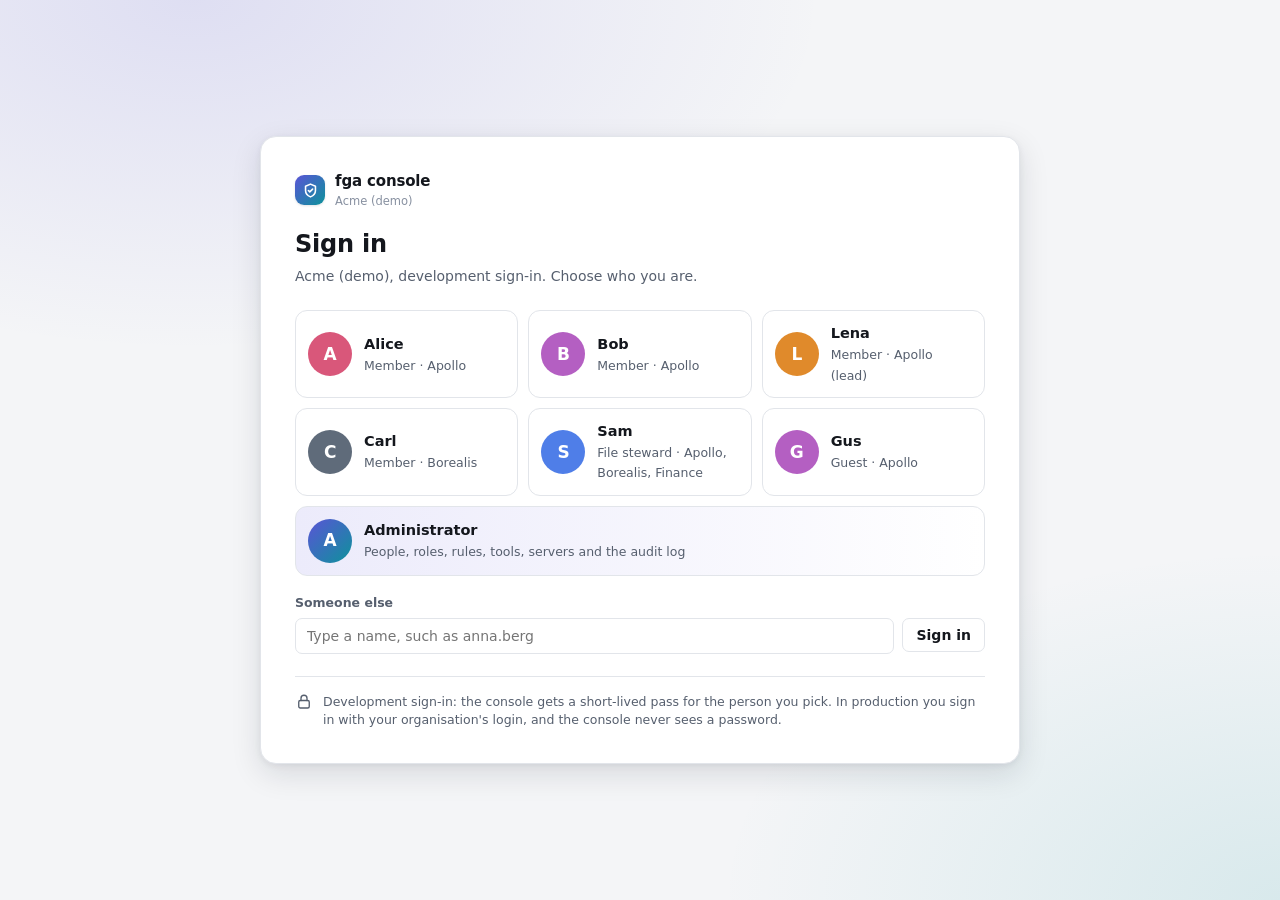
<file: design-mockup/index.html>
<!doctype html>
<html lang="en">
<head>
<meta charset="utf-8">
<meta name="viewport" content="width=device-width, initial-scale=1">
<meta http-equiv="Content-Security-Policy" content="default-src 'none'; script-src 'self'; style-src 'self'; img-src 'self' data:; connect-src 'self'; base-uri 'none'; form-action 'none'">
<meta name="referrer" content="no-referrer">
<title>fga console</title>
<link rel="stylesheet" href="app.css">
<script defer src="words.js"></script>
<script defer src="mock.js"></script>
<script defer src="policy.js"></script>
<script defer src="graph.js"></script>
<script defer src="app.js"></script>
<script defer src="admin.js"></script>
<script defer src="projects.js"></script>
<script defer src="graphview.js"></script>
</head>
<body>
<div id="app"></div>
<div id="toasts" aria-live="polite"></div>
</body>
</html>
</file>
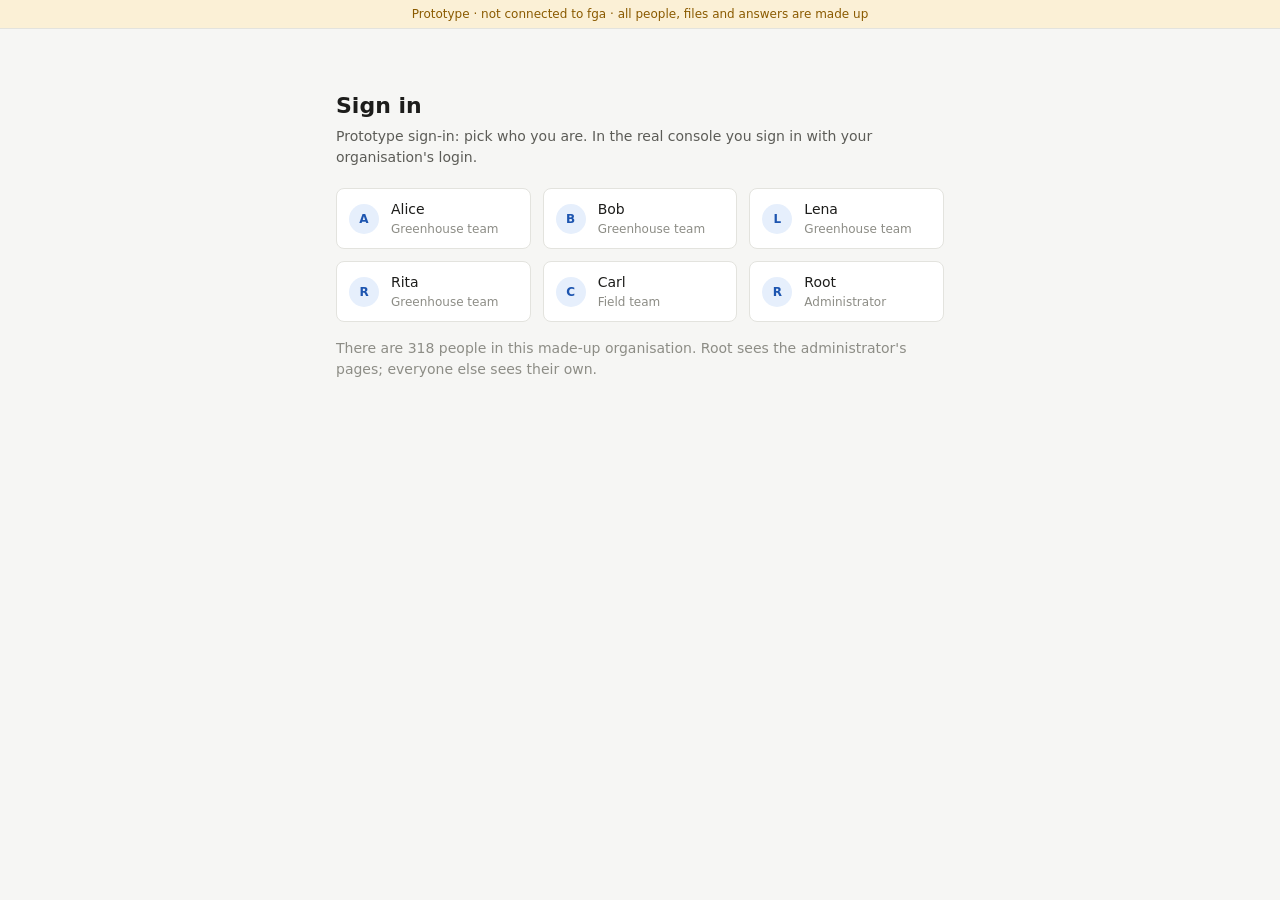
<file: design-mockup/end-user/index.html>
<!doctype html>
<html lang="en">
<head>
<meta charset="utf-8">
<meta name="viewport" content="width=device-width, initial-scale=1">
<meta name="referrer" content="no-referrer">
<title>fga prototype</title>
<link rel="stylesheet" href="style.css">
<script defer src="data.js"></script>
<script defer src="app.js"></script>
<script defer src="pages.js"></script>
</head>
<body>
<div class="proto-banner" role="note">Prototype · not connected to fga · all people, files and answers are made up</div>
<div id="app"></div>
<div id="modal-root"></div>
<div id="toasts" aria-live="polite"></div>
</body>
</html>
</file>
<file: design-mockup/app.css>
/* fga console. One set of tokens, light and dark; node kinds keep their
   colour everywhere (graph, chips, legends). */
:root {
  --bg: #f4f5f7; --surface: #ffffff; --surface-2: #f0f2f5; --surface-3: #e7eaef;
  --border: #e2e5ea; --border-strong: #cdd2da;
  --text: #14171d; --text-2: #565f6e; --text-3: #8790a0;
  --accent: #5a54d6; --accent-strong: #4741c2; --accent-soft: #ecebfb; --on-accent: #ffffff;
  --ok: #16865a; --ok-soft: #e2f4ea; --bad: #cf3b3b; --bad-soft: #fbe8e8; --warn: #a86c00; --warn-soft: #fbf1d9;
  --k-user: #3577d4; --k-agent: #8457e6; --k-role: #d27d0c; --k-allow: #12936c; --k-deny: #d8434a;
  --k-type: #0d929b; --k-perm: #2a8bc9; --k-dlg: #c94690;
  --canvas: #f7f8fa; --grid: #d9dde4;
  --shadow-1: 0 1px 2px rgba(17, 24, 39, .05), 0 1px 3px rgba(17, 24, 39, .07);
  --shadow-2: 0 10px 30px rgba(17, 24, 39, .12), 0 2px 6px rgba(17, 24, 39, .06);
  --radius: 10px; --radius-sm: 7px;
  --font: ui-sans-serif, system-ui, -apple-system, "Segoe UI", Roboto, "Helvetica Neue", Arial, sans-serif;
  --mono: ui-monospace, "SF Mono", SFMono-Regular, Menlo, Consolas, monospace;
  color-scheme: light;
}
@media (prefers-color-scheme: dark) {
  :root:not([data-theme="light"]) {
    --bg: #0d0f13; --surface: #14171c; --surface-2: #1a1e25; --surface-3: #222730;
    --border: #252a33; --border-strong: #333a46;
    --text: #e7eaf0; --text-2: #a1aab8; --text-3: #6d7686;
    --accent: #8e88ff; --accent-strong: #a6a1ff; --accent-soft: #24234a; --on-accent: #0d0f13;
    --ok: #3cc488; --ok-soft: #12291d; --bad: #f26a6a; --bad-soft: #33181a; --warn: #e3a92c; --warn-soft: #2f2610;
    --k-user: #5e9cf2; --k-agent: #a585fb; --k-role: #f0a33c; --k-allow: #35c69a; --k-deny: #f2696f;
    --k-type: #2cc0c9; --k-perm: #4fb0ec; --k-dlg: #ea6fb4;
    --canvas: #101216; --grid: #232833;
    --shadow-1: 0 1px 2px rgba(0, 0, 0, .4); --shadow-2: 0 12px 32px rgba(0, 0, 0, .5);
    color-scheme: dark;
  }
}
:root[data-theme="dark"] {
  --bg: #0d0f13; --surface: #14171c; --surface-2: #1a1e25; --surface-3: #222730;
  --border: #252a33; --border-strong: #333a46;
  --text: #e7eaf0; --text-2: #a1aab8; --text-3: #6d7686;
  --accent: #8e88ff; --accent-strong: #a6a1ff; --accent-soft: #24234a; --on-accent: #0d0f13;
  --ok: #3cc488; --ok-soft: #12291d; --bad: #f26a6a; --bad-soft: #33181a; --warn: #e3a92c; --warn-soft: #2f2610;
  --k-user: #5e9cf2; --k-agent: #a585fb; --k-role: #f0a33c; --k-allow: #35c69a; --k-deny: #f2696f;
  --k-type: #2cc0c9; --k-perm: #4fb0ec; --k-dlg: #ea6fb4;
  --canvas: #101216; --grid: #232833;
  --shadow-1: 0 1px 2px rgba(0, 0, 0, .4); --shadow-2: 0 12px 32px rgba(0, 0, 0, .5);
  color-scheme: dark;
}

* { box-sizing: border-box; }
html, body { margin: 0; height: 100%; }
body { background: var(--bg); color: var(--text); font: 14px/1.45 var(--font); -webkit-font-smoothing: antialiased; }
a { color: var(--accent); }
button, input, select, textarea { font: inherit; color: inherit; }
:focus-visible { outline: 2px solid var(--accent); outline-offset: 2px; }
code, .mono { font-family: var(--mono); font-size: 12.5px; }
.muted { color: var(--text-2); }
.small { font-size: 12.5px; }
.hidden { display: none !important; }

.ic { width: 18px; height: 18px; fill: none; stroke: currentColor; stroke-width: 1.8; stroke-linecap: round; stroke-linejoin: round; flex: none; }
.ic.sm { width: 15px; height: 15px; }

/* Buttons, chips, badges */
.btn { display: inline-flex; align-items: center; gap: 7px; height: 34px; padding: 0 13px; border-radius: var(--radius-sm); text-decoration: none;
  border: 1px solid var(--border); background: var(--surface); font-weight: 550; cursor: pointer; white-space: nowrap;
  transition: background .12s, border-color .12s, color .12s; }
.btn:hover { background: var(--surface-2); border-color: var(--border-strong); }
.btn.primary { background: var(--accent); border-color: var(--accent); color: var(--on-accent); }
.btn.primary:hover { background: var(--accent-strong); border-color: var(--accent-strong); }
.btn.danger { color: var(--bad); }
.btn.danger:hover { background: var(--bad-soft); border-color: var(--bad); }
.btn.ghost { border-color: transparent; background: transparent; }
.btn.ghost:hover { background: var(--surface-2); }
.btn.sm { height: 28px; padding: 0 10px; font-size: 13px; }
.btn.icon { width: 34px; padding: 0; justify-content: center; }
.btn.sm.icon { width: 28px; }
.btn:disabled { opacity: .45; cursor: not-allowed; }
.btn-row { display: flex; gap: 8px; flex-wrap: wrap; align-items: center; }

.chip { display: inline-flex; align-items: center; gap: 4px; height: 22px; padding: 0 8px; border-radius: 99px; font-size: 12px;
  background: var(--surface-2); border: 1px solid var(--border); color: var(--text-2); white-space: nowrap; }
.chip.more { color: var(--text-3); }
.chip.on { background: var(--accent-soft); color: var(--accent); border-color: transparent; }
button.chip { cursor: pointer; }
button.chip:hover { border-color: var(--border-strong); }
.chips { display: flex; flex-wrap: wrap; gap: 5px; }
.chip .x { border: 0; background: none; padding: 0; margin-left: 2px; cursor: pointer; color: var(--text-3); line-height: 1; }

.badge { display: inline-flex; align-items: center; gap: 5px; height: 22px; padding: 0 8px; border-radius: 6px; font-size: 12px; font-weight: 600; white-space: nowrap; }
.badge.allow, .badge.ok { background: var(--ok-soft); color: var(--ok); }
.badge.deny, .badge.bad { background: var(--bad-soft); color: var(--bad); }
.badge.warn { background: var(--warn-soft); color: var(--warn); }
.badge.muted { background: var(--surface-2); color: var(--text-2); }
.badge.accent { background: var(--accent-soft); color: var(--accent); }
.dot { width: 8px; height: 8px; border-radius: 50%; display: inline-block; background: var(--ok); flex: none; }
.dot.bad { background: var(--bad); }

.label-public { --lc: var(--k-type); } .label-internal { --lc: var(--k-user); }
.label-confidential { --lc: var(--k-role); } .label-restricted { --lc: var(--k-deny); }
.label-chip { color: var(--lc); background: color-mix(in srgb, var(--lc) 12%, transparent); border-color: transparent; font-weight: 550; }

.avatar { width: 30px; height: 30px; border-radius: 50%; display: grid; place-items: center; font-weight: 650; font-size: 13px;
  color: #fff; flex: none; text-transform: uppercase; }
.avatar.lg { width: 44px; height: 44px; font-size: 17px; }
.avatar.c0 { background: #4f7ee8; } .avatar.c1 { background: #d9577a; } .avatar.c2 { background: #2a9d83; } .avatar.c3 { background: #e08a2b; }
.avatar.c4 { background: #8a61e6; } .avatar.c5 { background: #3b97b8; } .avatar.c6 { background: #b45fc2; } .avatar.c7 { background: #5f6b7a; }
.avatar.admin { background: linear-gradient(135deg, var(--accent), var(--k-type)); }

/* Forms */
.field { display: flex; flex-direction: column; gap: 6px; margin-bottom: 16px; }
.field > span { font-size: 12.5px; font-weight: 600; color: var(--text-2); }
.field small { color: var(--text-3); font-size: 12px; }
.input, select.input, textarea.input { width: 100%; height: 36px; padding: 0 11px; border-radius: var(--radius-sm); border: 1px solid var(--border);
  background: var(--surface); transition: border-color .12s, box-shadow .12s; }
textarea.input { height: auto; min-height: 84px; padding: 9px 11px; resize: vertical; font-family: var(--mono); font-size: 12.5px; line-height: 1.5; }
.input:focus { outline: none; border-color: var(--accent); box-shadow: 0 0 0 3px var(--accent-soft); }
.input.invalid { border-color: var(--bad); }
.check { display: flex; align-items: center; gap: 8px; padding: 4px 0; cursor: pointer; }
.check input { accent-color: var(--accent); width: 15px; height: 15px; }
.seg { display: inline-flex; padding: 3px; gap: 3px; background: var(--surface-2); border-radius: 9px; border: 1px solid var(--border); }
.seg button { border: 0; background: transparent; padding: 5px 12px; border-radius: 6px; cursor: pointer; font-weight: 550; color: var(--text-2); }
.seg button.on { background: var(--surface); color: var(--text); box-shadow: var(--shadow-1); }
.seg button.on.allow { color: var(--ok); } .seg button.on.deny { color: var(--bad); }
.hint-ok { color: var(--ok); font-size: 12px; } .hint-bad { color: var(--bad); font-size: 12px; }

/* Login */
.login { min-height: 100vh; display: grid; place-items: center; padding: 32px 16px;
  background: radial-gradient(900px 500px at 15% 0%, color-mix(in srgb, var(--accent) 14%, transparent), transparent 70%),
              radial-gradient(800px 500px at 100% 100%, color-mix(in srgb, var(--k-type) 12%, transparent), transparent 70%), var(--bg); }
.login-card { width: min(760px, 100%); background: var(--surface); border: 1px solid var(--border); border-radius: 16px; box-shadow: var(--shadow-2); padding: 34px; }
.login-card h1 { margin: 18px 0 4px; font-size: 24px; letter-spacing: -.01em; }
.login-card .lead { margin: 0 0 24px; color: var(--text-2); }
.tiles { display: grid; grid-template-columns: repeat(auto-fill, minmax(200px, 1fr)); gap: 10px; }
.tile { display: flex; align-items: center; gap: 12px; padding: 12px; border: 1px solid var(--border); border-radius: 12px; background: var(--surface);
  cursor: pointer; text-align: left; transition: border-color .12s, box-shadow .12s, transform .12s; }
.tile:hover { border-color: var(--accent); box-shadow: 0 0 0 3px var(--accent-soft); transform: translateY(-1px); }
.tile b { display: block; font-size: 14.5px; }
.tile .muted { font-size: 12.5px; }
.tile.admin-tile { grid-column: 1 / -1; background: linear-gradient(90deg, var(--accent-soft), transparent); }
.login-foot { margin-top: 22px; padding-top: 16px; border-top: 1px solid var(--border); display: flex; gap: 10px; align-items: flex-start; color: var(--text-2); font-size: 12.5px; }

/* Shell */
.brand { display: flex; align-items: center; gap: 10px; font-weight: 700; font-size: 15px; letter-spacing: -.01em; }
.brand-mark { width: 30px; height: 30px; border-radius: 9px; display: grid; place-items: center; color: #fff;
  background: linear-gradient(135deg, var(--accent), var(--k-type)); box-shadow: var(--shadow-1); }
.brand-mark .ic { width: 17px; height: 17px; stroke-width: 2.2; }
.brand small { display: block; font-weight: 500; font-size: 11.5px; color: var(--text-3); letter-spacing: 0; }
.shell { display: grid; grid-template-columns: 244px minmax(0, 1fr); height: 100vh; }
.sidebar { background: var(--surface); border-right: 1px solid var(--border); display: flex; flex-direction: column; padding: 16px 12px 12px; overflow-y: auto; }
.sidebar .brand { padding: 0 8px 14px; }
.nav-section { font-size: 11px; text-transform: uppercase; letter-spacing: .07em; color: var(--text-3); padding: 16px 10px 6px; font-weight: 600; }
.nav a { display: flex; align-items: center; gap: 10px; padding: 7px 10px; margin: 1px 0; border-radius: 8px; color: var(--text-2); text-decoration: none; font-weight: 520; }
.nav a:hover { background: var(--surface-2); color: var(--text); }
.nav a.active { background: var(--accent-soft); color: var(--accent); }
.nav .count { margin-left: auto; min-width: 20px; text-align: center; background: var(--accent); color: var(--on-accent); font-size: 11px; font-weight: 700; padding: 1px 6px; border-radius: 99px; }
.me { margin-top: auto; border-top: 1px solid var(--border); padding: 12px 6px 0; display: flex; align-items: center; gap: 10px; }
.me b { display: block; font-size: 13.5px; }
.me .muted { font-size: 12px; }
.me .btn { margin-left: auto; }
.shell.compact { grid-template-columns: 62px minmax(0, 1fr); }
.shell.compact .sidebar { padding: 14px 8px 12px; align-items: center; }
.shell.compact .brand { padding: 0 0 8px; }
.shell.compact .brand > span:last-child, .shell.compact .nav-section, .shell.compact .nav .lbl, .shell.compact .nav .count, .shell.compact .me > div { display: none; }
.shell.compact .nav { margin-top: 10px; }
.shell.compact .nav a { justify-content: center; padding: 9px; }
.shell.compact .me { flex-direction: column; padding: 12px 0 0; }
.shell.compact .me .btn { margin: 0; }
.main { display: flex; flex-direction: column; min-width: 0; height: 100vh; }
.topbar { height: 58px; flex: none; display: flex; align-items: center; gap: 12px; padding: 0 24px; border-bottom: 1px solid var(--border); background: var(--surface); }
.topbar h1 { font-size: 16.5px; margin: 0; font-weight: 650; letter-spacing: -.01em; }
.topbar .sub { color: var(--text-3); font-size: 13px; }
.topbar .spacer { flex: 1; }
.pill { display: inline-flex; align-items: center; gap: 6px; height: 26px; padding: 0 10px; border-radius: 99px; font-size: 12px; font-weight: 600;
  background: var(--warn-soft); color: var(--warn); }
.content { flex: 1; overflow: auto; padding: 28px; }
.content.flush { padding: 0; overflow: hidden; display: flex; }
.page { max-width: 1180px; margin: 0 auto; }
.page-head { display: flex; align-items: flex-end; gap: 16px; margin-bottom: 20px; flex-wrap: wrap; }
.page-head h2 { margin: 0; font-size: 22px; letter-spacing: -.015em; }
.page-head p { margin: 4px 0 0; color: var(--text-2); max-width: 680px; }
.page-head .btn-row { margin-left: auto; }

/* Cards and tables */
.card { background: var(--surface); border: 1px solid var(--border); border-radius: 12px; box-shadow: var(--shadow-1); }
.card-head { display: flex; align-items: center; gap: 10px; padding: 14px 18px; border-bottom: 1px solid var(--border); }
.card-head h3 { margin: 0; font-size: 14.5px; font-weight: 650; }
.card-head .btn-row, .card-head .right { margin-left: auto; }
.card-body { padding: 16px 18px; }
.grid { display: grid; gap: 16px; }
.grid.kpis { grid-template-columns: repeat(auto-fit, minmax(170px, 1fr)); }
.grid.two { grid-template-columns: minmax(0, 1.4fr) minmax(0, 1fr); }
.kpi { padding: 16px 18px; }
.kpi .label { color: var(--text-2); font-size: 12.5px; font-weight: 550; display: flex; align-items: center; gap: 7px; }
.kpi .value { font-size: 28px; font-weight: 700; letter-spacing: -.02em; margin-top: 6px; }
.kpi .foot { font-size: 12px; color: var(--text-3); margin-top: 2px; }
.tbl { width: 100%; border-collapse: collapse; }
.tbl th { text-align: left; font-size: 12px; font-weight: 600; color: var(--text-3); padding: 10px 18px; border-bottom: 1px solid var(--border); white-space: nowrap; }
.tbl td { padding: 11px 18px; border-bottom: 1px solid var(--border); vertical-align: middle; }
.tbl tr:last-child td { border-bottom: 0; }
.tbl tbody tr.clickable { cursor: pointer; }
.tbl tbody tr.clickable:hover td { background: var(--surface-2); }
.tbl .num { text-align: right; font-variant-numeric: tabular-nums; }
.tbl .actions { text-align: right; white-space: nowrap; }
.who { display: flex; align-items: center; gap: 10px; }
.who b { font-weight: 600; }
.obj { display: flex; align-items: center; gap: 10px; }
.obj .ic { color: var(--text-3); }
.empty { padding: 40px 18px; text-align: center; color: var(--text-2); }
.empty .ic { width: 28px; height: 28px; color: var(--text-3); margin-bottom: 6px; }
.list-row { display: flex; align-items: center; gap: 12px; padding: 11px 18px; border-bottom: 1px solid var(--border); }
.list-row:last-child { border-bottom: 0; }
.list-row .grow { flex: 1; min-width: 0; }
.service { display: flex; align-items: center; gap: 10px; padding: 10px 18px; border-bottom: 1px solid var(--border); }
.service:last-child { border-bottom: 0; }
.service .mono { color: var(--text-3); margin-left: auto; }

.bucket-tabs { display: grid; grid-template-columns: repeat(auto-fill, minmax(220px, 1fr)); gap: 12px; margin-bottom: 18px; }
.bucket { text-align: left; padding: 14px 16px; border-radius: 12px; border: 1px solid var(--border); background: var(--surface); cursor: pointer; box-shadow: var(--shadow-1); }
.bucket:hover { border-color: var(--border-strong); }
.bucket.on { border-color: var(--accent); box-shadow: 0 0 0 3px var(--accent-soft); }
.bucket b { display: flex; align-items: center; gap: 8px; font-size: 15px; }
.bucket .meta { display: flex; gap: 6px; margin-top: 10px; flex-wrap: wrap; }

.approval { display: flex; gap: 14px; padding: 16px 18px; border-bottom: 1px solid var(--border); align-items: flex-start; }
.approval:last-child { border-bottom: 0; }
.approval .grow { flex: 1; }
.approval p { margin: 2px 0 8px; }
.arrow { color: var(--text-3); }

.rule-row { display: flex; gap: 14px; padding: 12px 18px; border-bottom: 1px solid var(--border); align-items: flex-start; }
.rule-row:last-child { border-bottom: 0; }
.rule-row .badge { min-width: 92px; justify-content: center; margin-top: 1px; }
.rule-row > .ic { color: var(--text-3); margin-top: 3px; }
.rule-row.clickable { cursor: pointer; }
.rule-row.clickable:hover { background: var(--surface-2); }
.type-title { display: flex; align-items: center; gap: 10px; }
.type-dot { width: 10px; height: 10px; border-radius: 3px; background: var(--k-type); }

/* Drawer, toasts */
.scrim { position: fixed; inset: 0; background: rgba(10, 12, 16, .32); z-index: 40; animation: fade .15s ease; }
.drawer { position: fixed; top: 0; right: 0; bottom: 0; width: min(440px, 100%); background: var(--surface); border-left: 1px solid var(--border);
  box-shadow: var(--shadow-2); z-index: 41; display: flex; flex-direction: column; animation: slide .18s ease; }
.drawer-head { display: flex; align-items: center; gap: 10px; padding: 16px 20px; border-bottom: 1px solid var(--border); }
.drawer-head h3 { margin: 0; font-size: 16px; }
.drawer-head .btn { margin-left: auto; }
.drawer-body { flex: 1; overflow-y: auto; padding: 20px; }
.drawer-foot { padding: 14px 20px; border-top: 1px solid var(--border); display: flex; gap: 8px; justify-content: flex-end; }
.preview { background: var(--surface-2); border: 1px solid var(--border); border-radius: 9px; padding: 14px; font-family: var(--mono); font-size: 12.5px; white-space: pre-wrap; }
.decision-line { display: flex; gap: 8px; align-items: center; margin: 12px 0; font-size: 13px; color: var(--text-2); }
#toasts { position: fixed; right: 20px; bottom: 20px; z-index: 60; display: flex; flex-direction: column; gap: 8px; align-items: flex-end; }
.toast { max-width: 440px; background: var(--text); color: var(--bg); padding: 11px 14px; border-radius: 10px; box-shadow: var(--shadow-2);
  display: flex; gap: 10px; align-items: flex-start; font-size: 13.5px; animation: rise .2s ease; }
.toast.bad .ic { color: var(--bad); } .toast.ok .ic { color: var(--ok); }
@keyframes fade { from { opacity: 0; } }
@keyframes slide { from { transform: translateX(24px); opacity: 0; } }
@keyframes rise { from { transform: translateY(8px); opacity: 0; } }

.spaced { margin-top: 16px; }
.spaced-top { margin-top: 18px; }
.drawer-body h4 { margin: 0 0 6px; font-size: 13.5px; }
.drawer-foot .spacer { flex: 1; }

/* Access graph */
.canvas-area { position: relative; min-width: 0; min-height: 0; overflow: hidden; }
.canvas-area .viewport { position: absolute; inset: 0; }
.graph-wrap { display: grid; grid-template-columns: 208px minmax(0, 1fr) 320px; flex: 1; min-height: 0; }
.palette { border-right: 1px solid var(--border); background: var(--surface); padding: 16px 12px; overflow-y: auto; }
.palette h4, .inspector h4 { margin: 0 0 10px; font-size: 11px; text-transform: uppercase; letter-spacing: .07em; color: var(--text-3); font-weight: 650; }
.pal-item { display: flex; align-items: center; gap: 10px; width: 100%; padding: 9px 10px; margin-bottom: 6px; border-radius: 9px; border: 1px solid var(--border);
  background: var(--surface); cursor: grab; text-align: left; transition: border-color .12s, box-shadow .12s; }
.pal-item:hover { border-color: var(--kc); box-shadow: 0 0 0 3px color-mix(in srgb, var(--kc) 16%, transparent); }
.pal-item .sw { width: 10px; height: 10px; border-radius: 3px; background: var(--kc); flex: none; }
.pal-item small { display: block; color: var(--text-3); font-size: 11.5px; }
.legend { margin-top: 18px; padding-top: 14px; border-top: 1px solid var(--border); font-size: 12px; color: var(--text-2); }
.legend p { margin: 0 0 8px; }
.k-user { --kc: var(--k-user); } .k-agent { --kc: var(--k-agent); } .k-role { --kc: var(--k-role); } .k-allow, .k-rule { --kc: var(--k-allow); }
.k-deny { --kc: var(--k-deny); } .k-type { --kc: var(--k-type); } .k-perm { --kc: var(--k-perm); } .k-dlg { --kc: var(--k-dlg); }
.k-group { --kc: var(--k-role); } .k-file { --kc: var(--k-type); }

.viewport { position: relative; overflow: hidden; background-color: var(--canvas); cursor: grab; touch-action: none;
  background-image: radial-gradient(var(--grid) 1.2px, transparent 1.2px); background-size: 22px 22px; }
.viewport.panning { cursor: grabbing; }
.world { position: absolute; left: 0; top: 0; transform-origin: 0 0; }
.wires { position: absolute; left: -10000px; top: -10000px; overflow: visible; pointer-events: none; }
.wires .hit { fill: none; stroke: transparent; stroke-width: 14; pointer-events: stroke; cursor: pointer; }
.wire { fill: none; stroke-width: 2; opacity: .5; transition: opacity .15s; }
.wire.implicit { stroke-dasharray: 3 5; opacity: .32; stroke-width: 1.6; }
.wire.w-user { stroke: var(--k-user); } .wire.w-agent { stroke: var(--k-agent); } .wire.w-role { stroke: var(--k-role); }
.wire.w-allow { stroke: var(--k-allow); } .wire.w-deny { stroke: var(--k-deny); } .wire.w-perm { stroke: var(--k-perm); } .wire.w-dlg { stroke: var(--k-dlg); }
.wire.temp { stroke: var(--accent); stroke-width: 2.4; opacity: 1; stroke-dasharray: 6 5; }
.wire.sel { stroke-width: 3.6; opacity: 1; }
.wire.dim { opacity: .07; }
.wire.hl { stroke-width: 3.2; opacity: 1; stroke-dasharray: 8 6; animation: flow .9s linear infinite; }
.wire.hl.tone-deny { stroke: var(--k-deny); }
@keyframes flow { to { stroke-dashoffset: -14; } }

.node { position: absolute; width: 226px; background: var(--surface); border: 1px solid var(--border); border-radius: 11px; box-shadow: var(--shadow-1);
  padding: 9px 12px 10px; cursor: move; user-select: none; transition: opacity .15s, box-shadow .15s, border-color .15s; }
.node-acts { font-size: 11.5px; line-height: 1.45; color: var(--text-2); display: -webkit-box; -webkit-line-clamp: 2; -webkit-box-orient: vertical; overflow: hidden; }
.node::before { content: ""; position: absolute; left: 12px; right: 12px; top: -1px; height: 3px; border-radius: 0 0 3px 3px; background: var(--kc); }
.node-kind { font-size: 10.5px; text-transform: uppercase; letter-spacing: .08em; font-weight: 700; color: var(--kc); }
.node-title { font-weight: 650; font-size: 13.5px; margin: 1px 0 0; word-break: break-word; }
.node-body { display: flex; flex-direction: column; gap: 6px; margin-top: 6px; }
.node-body .chip { height: 20px; font-size: 11px; padding: 0 7px; }
.node-sub, .node-empty { font-size: 12px; color: var(--text-2); }
.node-empty { color: var(--text-3); font-style: italic; }
.node .cond { font-size: 11px; line-height: 1.45; color: var(--text-2); background: var(--surface-2); border-radius: 6px; padding: 4px 7px; word-break: break-word;
  display: -webkit-box; -webkit-line-clamp: 2; -webkit-box-orient: vertical; overflow: hidden; }
.node.k-deny { background: color-mix(in srgb, var(--k-deny) 5%, var(--surface)); }
.node.disabled { opacity: .55; }
.node.selected { border-color: var(--accent); box-shadow: 0 0 0 3px var(--accent-soft), var(--shadow-2); }
.node.dim { opacity: .2; }
.node.hl { border-color: var(--kc); box-shadow: 0 0 0 3px color-mix(in srgb, var(--kc) 22%, transparent), var(--shadow-2); }
.node.hl.tone-deny { border-color: var(--k-deny); }
.node.drop-ok { border-color: var(--ok); box-shadow: 0 0 0 4px color-mix(in srgb, var(--ok) 25%, transparent); }
.node.drop-bad { border-color: var(--bad); box-shadow: 0 0 0 4px color-mix(in srgb, var(--bad) 22%, transparent); }
.port { position: absolute; top: 20px; width: 12px; height: 12px; border-radius: 50%; background: var(--surface); border: 2px solid var(--kc); z-index: 1; }
.port.in { left: -7px; }
.port.out { right: -7px; cursor: crosshair; }
.port.out:hover { background: var(--kc); transform: scale(1.25); }

.canvas-bar { position: absolute; top: 12px; left: 12px; right: 12px; display: flex; gap: 8px; align-items: center; pointer-events: none; z-index: 5; }
.canvas-bar > * { pointer-events: auto; }
.canvas-bar .spacer { flex: 1; pointer-events: none; }
.glass { background: color-mix(in srgb, var(--surface) 88%, transparent); backdrop-filter: blur(8px); border: 1px solid var(--border); border-radius: 10px; box-shadow: var(--shadow-1); }
.toolgroup { display: flex; align-items: center; gap: 2px; padding: 3px; }
.toolgroup .btn { height: 30px; border: 0; background: transparent; }
.toolgroup .btn:hover { background: var(--surface-2); }
.toolgroup .zoom { min-width: 46px; text-align: center; font-size: 12px; color: var(--text-2); font-variant-numeric: tabular-nums; }
.scope { display: flex; align-items: center; gap: 8px; padding: 3px 4px 3px 12px; font-size: 12.5px; color: var(--text-2); font-weight: 600; }
.scope select { height: 30px; border: 0; background: var(--surface-2); border-radius: 7px; padding: 0 8px; font-weight: 600; color: var(--text); }
.changes-btn { height: 38px; padding: 0 12px; display: flex; align-items: center; gap: 8px; font-weight: 600; cursor: pointer; }
.changes-btn .badge { height: 20px; }

.checker { position: absolute; left: 12px; right: 12px; bottom: 12px; z-index: 5; padding: 12px 14px; }
.checker-row { display: flex; gap: 8px; align-items: center; flex-wrap: wrap; }
.checker-row .title { font-weight: 650; display: flex; align-items: center; gap: 8px; margin-right: 4px; }
.checker-row select { height: 32px; border-radius: 7px; border: 1px solid var(--border); background: var(--surface); padding: 0 8px; max-width: 180px; }
.checker-row .grow { flex: 1; }
.verdict { display: flex; gap: 14px; align-items: flex-start; margin-top: 10px; padding-top: 10px; border-top: 1px solid var(--border); }
.verdict .big { font-size: 13px; font-weight: 800; letter-spacing: .06em; padding: 6px 10px; border-radius: 8px; flex: none; }
.verdict .big.allow { background: var(--ok-soft); color: var(--ok); } .verdict .big.deny { background: var(--bad-soft); color: var(--bad); }
.trace { margin: 0; padding: 0; list-style: none; font-size: 12.5px; display: flex; flex-direction: column; gap: 3px; }
.trace li { display: flex; gap: 7px; align-items: flex-start; }
.trace .ic { width: 14px; height: 14px; margin-top: 2px; }
.trace .ok .ic { color: var(--ok); } .trace .no .ic { color: var(--bad); }

.inspector { border-left: 1px solid var(--border); background: var(--surface); overflow-y: auto; padding: 18px 18px 28px; }
.insp-title { display: flex; align-items: center; gap: 10px; margin-bottom: 18px; }
.insp-title .sw { width: 12px; height: 12px; border-radius: 4px; background: var(--kc); }
.insp-title h3 { margin: 0; font-size: 16px; word-break: break-word; }
.insp-title small { display: block; color: var(--kc); font-size: 11px; text-transform: uppercase; letter-spacing: .08em; font-weight: 700; }
.insp-note { font-size: 12.5px; color: var(--text-2); background: var(--surface-2); border-radius: 9px; padding: 10px 12px; margin: 0 0 16px; }
.insp-note.policy { background: var(--warn-soft); color: var(--warn); }
.insp-help { font-size: 13px; color: var(--text-2); }
.insp-help ol { padding-left: 18px; margin: 8px 0 16px; }
.insp-help li { margin-bottom: 6px; }
.kv { display: grid; grid-template-columns: 96px 1fr; gap: 6px 12px; font-size: 13px; margin-bottom: 16px; }
.kv dt { color: var(--text-3); }
.kv dd { margin: 0; }
.snippets { display: flex; flex-wrap: wrap; gap: 5px; margin-top: 6px; }
.change-list { margin: 0 0 18px; padding: 0; list-style: none; }
.change-list li { display: flex; gap: 8px; padding: 8px 0; border-bottom: 1px solid var(--border); font-size: 13px; }
.change-list li:last-child { border-bottom: 0; }

/* ---- Rework: plain words, files, give access, admin forms, graph views ---- */
.page.wide { max-width: 1380px; }
.min0 { min-width: 0; }
.nowrap { white-space: nowrap; }
.pad { padding: 8px 4px; }
.ic.xs { width: 13px; height: 13px; vertical-align: -2px; }
code.tech { font-size: 11px; color: var(--text-3); background: var(--surface-2); border: 1px solid var(--border); border-radius: 4px; padding: 0 4px; margin-left: 4px; font-weight: 500; }
.chip code.tech { border: 0; background: transparent; padding: 0; margin-left: 2px; }
code.tech.block { display: block; margin: 6px 0 0; padding: 6px 8px; white-space: pre-wrap; word-break: break-word; }
.tech-toggle.on { background: var(--accent-soft); color: var(--accent); }
.changes-top { background: var(--warn-soft); border-color: transparent; color: var(--warn); }
.changes-top .badge { height: 20px; background: var(--warn); color: var(--surface); }
.avatar.sm { width: 24px; height: 24px; font-size: 10.5px; }
.avatar { font-size: 12px; letter-spacing: -.02em; }
.btn.danger-solid { background: var(--bad); border-color: var(--bad); color: #fff; }
.btn.danger-solid:hover { filter: brightness(.94); }
.badge.solid.deny { background: var(--bad); color: #fff; }
.dot.warn { background: var(--warn); } .dot.off { background: var(--text-3); }
a.card.kpi { color: inherit; text-decoration: none; transition: border-color .12s, transform .12s; }
a.card.kpi:hover { border-color: var(--border-strong); transform: translateY(-1px); }
.chip.ok { background: var(--ok-soft); color: var(--ok); border-color: transparent; }
.chip.no { background: var(--bad-soft); color: var(--bad); border-color: transparent; }
.chip.deny { background: var(--bad-soft); color: var(--bad); border-color: transparent; }
.chip.off { opacity: .55; text-decoration: line-through; }
.chip.plain { background: transparent; border-color: var(--border); color: var(--text); }
.chip small { opacity: .75; }
.proj-chip { color: var(--text); }

/* File kinds */
.fk { width: 32px; height: 32px; border-radius: 8px; display: grid; place-items: center; flex: none; color: var(--fkc, var(--text-3));
  background: color-mix(in srgb, var(--fkc, var(--text-3)) 12%, transparent); }
.fk .ic { width: 17px; height: 17px; }
.fk-pdf { --fkc: #d6453d; } .fk-xlsx, .fk-csv { --fkc: #1f8a4c; } .fk-docx, .fk-doc, .fk-md, .fk-txt { --fkc: #2f6fd6; }
.fk-pptx { --fkc: #d9772b; } .fk-png, .fk-jpg, .fk-svg { --fkc: #8a5be0; } .fk-zip { --fkc: #8a7356; } .fk-mp4 { --fkc: #c94690; }
.fk-json { --fkc: #0d929b; } .fk-folder { --fkc: #d6a21e; } .fk-derived { --fkc: #0d929b; }

/* Files page */
.files-layout { display: grid; grid-template-columns: 240px minmax(0, 1fr); gap: 16px; align-items: start; }
.spaces { padding: 8px; position: sticky; top: 0; }
.spaces-head { font-size: 11px; text-transform: uppercase; letter-spacing: .07em; color: var(--text-3); font-weight: 650; padding: 6px 8px 8px; }
.space-row { display: flex; align-items: center; gap: 10px; padding: 8px; border-radius: 8px; color: var(--text); text-decoration: none; }
.space-row:hover { background: var(--surface-2); }
.space-row.on { background: var(--accent-soft); }
.space-row .ic { color: var(--text-3); }
.space-row.on .ic { color: var(--accent); }
.space-row b { display: block; font-weight: 600; font-size: 13.5px; }
.space-row small { display: block; color: var(--text-3); font-size: 11.5px; }
.space-row .grow { flex: 1; min-width: 0; }
.count-pill { font-size: 11.5px; color: var(--text-2); background: var(--surface-2); border-radius: 99px; padding: 1px 8px; font-variant-numeric: tabular-nums; }
.browser { min-width: 0; overflow-x: auto; }
.browser-bar { display: flex; align-items: center; gap: 12px; padding: 12px 16px; border-bottom: 1px solid var(--border); flex-wrap: wrap; }
.crumbs { display: flex; align-items: center; gap: 4px; flex-wrap: wrap; font-size: 14px; flex: 1; min-width: 0; }
.crumbs a { text-decoration: none; }
.crumbs .sep { color: var(--text-3); display: inline-flex; }
.input.search { max-width: 280px; }
.right.input.search, .search.right { margin-left: auto; }
.fname { display: block; overflow: hidden; text-overflow: ellipsis; white-space: nowrap; max-width: 420px; }
.tbl.files td:first-child { max-width: 460px; }
.tbl .actions .btn { margin-left: 2px; }
.preview-card { display: flex; gap: 12px; align-items: center; padding: 16px; border: 1px dashed var(--border-strong); border-radius: 10px; }
.file-head { display: flex; gap: 12px; align-items: center; margin-bottom: 8px; }
.card.flat { box-shadow: none; }
.avatars { display: flex; flex-wrap: wrap; gap: 3px; margin-top: 6px; }
.avatars .more { font-size: 11.5px; color: var(--text-3); align-self: center; margin-left: 4px; }
.res { color: var(--text-2); word-break: break-all; }

/* Drawer extras */
.drawer.wide { width: min(660px, 100%); }
.drawer-foot .grow { flex: 1; align-self: center; }
.check.big { align-items: flex-start; gap: 10px; padding: 7px 0; }
.check.big input { margin-top: 2px; }
.check.big b { display: block; font-weight: 600; }
.check.big small { display: block; color: var(--text-3); font-size: 12px; }
.check-grid { display: grid; grid-template-columns: repeat(auto-fill, minmax(170px, 1fr)); gap: 0 12px; }
details.group { border: 1px solid var(--border); border-radius: 9px; padding: 0 10px; margin-bottom: 6px; }
details.group summary { cursor: pointer; padding: 8px 0; font-weight: 600; font-size: 13px; }
details.group[open] summary { border-bottom: 1px solid var(--border); margin-bottom: 4px; }
details.tech-details summary { cursor: pointer; font-size: 12.5px; color: var(--text-2); margin: 6px 0; }
.mini-row { display: flex; align-items: center; gap: 8px; padding: 6px 0; border-bottom: 1px solid var(--border); font-size: 13px; }
.mini-row:last-child { border-bottom: 0; }
.mini-row .grow { flex: 1; min-width: 0; }
.mini-list { max-height: 300px; overflow-y: auto; margin-top: 6px; }
.inline { display: flex; gap: 8px; }
.inline .input { flex: 1; }
.seg.wrap { flex-wrap: wrap; }
.seg-opt { display: inline-flex; align-items: center; gap: 6px; padding: 5px 12px; border-radius: 6px; cursor: pointer; font-weight: 550; color: var(--text-2); }
.seg-opt input { position: absolute; opacity: 0; pointer-events: none; }
.seg-opt:has(input:checked) { background: var(--surface); color: var(--text); box-shadow: var(--shadow-1); }
.seg-opt:has(input:focus-visible) { outline: 2px solid var(--accent); }
fieldset { border: 1px solid var(--border); border-radius: 10px; padding: 12px 14px 2px; margin: 0 0 14px; }
legend { font-size: 12px; font-weight: 650; color: var(--text-2); padding: 0 6px; }
.field.sub { margin: 8px 0 0; }
ol.steps { padding-left: 20px; } ol.steps li { margin-bottom: 8px; }
ul.consequences { padding-left: 18px; } ul.consequences li { margin-bottom: 6px; }
.banner { display: flex; gap: 10px; align-items: center; padding: 10px 14px; border-radius: 10px; margin-bottom: 16px; font-size: 13.5px; }
.banner.warn { background: var(--warn-soft); color: var(--warn); }
.banner.bad { background: var(--bad-soft); color: var(--bad); align-items: flex-start; }
.banner ul { margin: 0; padding-left: 16px; }
.banner .btn { margin-left: auto; }
.gap { display: flex; gap: 8px; align-items: flex-start; font-size: 12.5px; color: var(--warn); background: var(--warn-soft); border-radius: 9px; padding: 9px 12px; margin: 12px 0 0; }
.gap .ic { margin-top: 1px; }
.login-other { margin-top: 18px; }

/* Give access */
.step { border: 1px solid var(--border); border-radius: 12px; padding: 14px 16px; margin-bottom: 12px; }
.step-head { display: flex; align-items: center; gap: 10px; margin-bottom: 10px; }
.step-head h4 { margin: 0; font-size: 14px; }
.step-head .right { margin-left: auto; }
.step-num { width: 22px; height: 22px; border-radius: 50%; background: var(--accent-soft); color: var(--accent); display: grid; place-items: center; font-size: 12px; font-weight: 700; flex: none; }
.picked { display: flex; align-items: center; gap: 12px; }
.picked .grow { flex: 1; }
.pick-list { margin-top: 8px; display: flex; flex-direction: column; gap: 2px; }
.pick { display: flex; align-items: center; gap: 10px; padding: 6px 8px; border: 0; border-radius: 8px; background: transparent; cursor: pointer; text-align: left; }
.pick:hover { background: var(--surface-2); }
.pick b { display: block; font-weight: 600; font-size: 13px; }
.pick small { display: block; color: var(--text-3); font-size: 11.5px; }
.pick .grow { flex: 1; min-width: 0; }
.browse-bar { display: flex; gap: 8px; margin-bottom: 8px; }
.browse-bar select { max-width: 220px; }
.small-crumbs { font-size: 12.5px; margin-bottom: 6px; }
.browse { border: 1px solid var(--border); border-radius: 9px; max-height: 280px; overflow-y: auto; }
.brow { display: flex; align-items: center; gap: 10px; padding: 6px 10px; border-bottom: 1px solid var(--border); cursor: pointer; }
.brow:last-child { border-bottom: 0; }
.brow:hover { background: var(--surface-2); }
.brow.off { opacity: .5; cursor: not-allowed; }
.brow .grow { flex: 1; }
.brow b { font-weight: 550; font-size: 13px; }
.brow small { display: block; color: var(--text-3); font-size: 11.5px; }
.brow .fk { width: 26px; height: 26px; border-radius: 7px; }
.brow .fk .ic { width: 15px; height: 15px; }
.brow .check { padding: 0; }
.linkish { border: 0; background: none; padding: 0; color: var(--accent); cursor: pointer; text-align: left; font: inherit; }
.brow .linkish { color: var(--text); }
.sel-chips { display: flex; flex-wrap: wrap; gap: 5px; margin-top: 10px; align-items: center; }
.opts { display: flex; flex-direction: column; }
.not-possible { margin-top: 10px; padding: 10px 12px; border-radius: 9px; background: var(--surface-2); font-size: 12.5px; }
.not-possible .chips { margin: 6px 0; }
.not-possible small { color: var(--text-3); }
.summary { margin: 0 0 10px; font-size: 14px; }
.results { display: flex; flex-direction: column; gap: 2px; max-height: 300px; overflow-y: auto; }
.result-row { display: flex; gap: 10px; padding: 8px 0; border-bottom: 1px solid var(--border); }
.result-row:last-child { border-bottom: 0; }
.result-row .chips { margin-top: 5px; }
.result-row .fk { width: 28px; height: 28px; }
.note-line { font-size: 12px; color: var(--text-2); margin-top: 4px; display: flex; gap: 5px; align-items: flex-start; }

/* Admin pages */
.card-head.filters { flex-wrap: wrap; gap: 8px; }
.card-head.filters select.input { width: auto; max-width: 200px; }
.filters-card { margin-bottom: 0; }
.pager { display: flex; align-items: center; gap: 10px; padding: 10px 18px; border-top: 1px solid var(--border); }
.pager .spacer { flex: 1; }
.grid.cards { grid-template-columns: repeat(auto-fill, minmax(300px, 1fr)); }
.role-card .card-head { align-items: flex-start; }
.role-card h3 { display: flex; align-items: center; gap: 4px; }
.stat-row { display: flex; gap: 18px; margin-bottom: 10px; font-size: 13px; color: var(--text-2); }
.stat-row a { color: inherit; text-decoration: none; }
.stat-row a:hover b { color: var(--accent); }
.stat-row b { color: var(--text); font-size: 15px; }
.sentence { line-height: 1.9; color: var(--text-2); }
.sentence b { color: var(--text); }
.sentence .chip { vertical-align: 1px; }
.preview-rule { background: var(--surface-2); border-radius: 10px; padding: 12px 14px; margin-top: 4px; }
.preview-rule > small { display: block; font-size: 11px; text-transform: uppercase; letter-spacing: .07em; color: var(--text-3); font-weight: 650; margin-bottom: 4px; }
.big-stat { display: flex; align-items: baseline; gap: 8px; margin: 14px 0 8px; }
.big-stat b { font-size: 26px; letter-spacing: -.02em; }
.big-stat span { color: var(--text-2); font-size: 13px; }
.big-stat.small-stat b { font-size: 18px; }

/* Graph views */
.canvas-bar { flex-wrap: wrap; }
.seg.views { padding: 3px; gap: 2px; background: color-mix(in srgb, var(--surface) 88%, transparent); }
.scope { flex-wrap: wrap; padding: 3px 6px; gap: 10px; }
.scope .ctl { display: flex; align-items: center; gap: 6px; font-size: 12.5px; color: var(--text-2); font-weight: 600; }
.scope .ctl select, .scope .ctl input { height: 30px; border: 0; background: var(--surface-2); border-radius: 7px; padding: 0 8px; font-weight: 600; color: var(--text); max-width: 220px; }
.checker-row input { height: 32px; border-radius: 7px; border: 1px solid var(--border); background: var(--surface); padding: 0 8px; width: 150px; }
.checker-row select.wide { max-width: 280px; }
.node.ceiling::after { content: "HARD LIMIT"; position: absolute; right: 10px; top: 8px; font-size: 9px; letter-spacing: .08em; font-weight: 800; color: var(--k-deny); }
.node.k-group { background: color-mix(in srgb, var(--k-role) 6%, var(--surface)); }
.node.k-file { width: 250px; }

@media (max-width: 1280px) {
  .hide-md { display: none; }
  .fname { max-width: 260px; }
  .files-layout { grid-template-columns: 1fr; }
  .spaces { position: static; display: flex; flex-wrap: wrap; gap: 4px; }
  .spaces-head { display: none; }
  .space-row { flex: none; }
}
@media (max-width: 1100px) {
  .graph-wrap { grid-template-columns: minmax(0, 1fr) 290px; }
  .palette { display: none; }
  .grid.two { grid-template-columns: 1fr; }
}
@media (max-width: 820px) {
  .shell { grid-template-columns: 1fr; grid-template-rows: auto 1fr; height: auto; min-height: 100vh; }
  .sidebar { flex-direction: row; align-items: center; overflow-x: auto; padding: 8px 12px; border-right: 0; border-bottom: 1px solid var(--border); }
  .sidebar .brand { padding: 0 8px 0 0; }
  .nav-section, .me .muted, .me b { display: none; }
  .nav { display: flex; gap: 2px; }
  .nav a span.lbl { display: none; }
  .me { margin: 0 0 0 auto; border: 0; padding: 0; }
  .main { height: auto; min-height: calc(100vh - 54px); }
  .content { padding: 16px; }
  .graph-wrap { grid-template-columns: 1fr; grid-template-rows: 60vh auto; }
  .inspector { border-left: 0; border-top: 1px solid var(--border); }
  .rule-row { flex-wrap: wrap; gap: 6px; }
  .tbl th, .tbl td { padding: 9px 12px; }
  .hide-sm { display: none; }
  .files-layout { grid-template-columns: 1fr; }
  .spaces { position: static; display: flex; overflow-x: auto; gap: 4px; }
  .spaces-head { display: none; }
  .space-row { flex: none; }
  .fname { max-width: 180px; }
  .topbar { padding: 0 12px; gap: 6px; }
  .topbar .lbl { display: none; }
  .topbar .sub { display: none; }
  .input.search { max-width: none; }
  .browse-bar { flex-wrap: wrap; }
  .browse-bar select { max-width: none; }
  .card-head.filters select.input { max-width: none; flex: 1; }
}
@media (prefers-reduced-motion: reduce) { * { animation: none !important; transition: none !important; } }
.rule-row .grow { flex: 1; }
.role-card .btn-row { flex-wrap: nowrap; }
.wcol { min-width: 200px; }
.card { overflow-x: auto; }
.tbl td .mono { word-break: break-all; }
.show-sm { display: none; }
@media (max-width: 820px) { .show-sm { display: inline; } .tbl .actions { white-space: nowrap; } }
@media (max-width: 480px) {
  .tbl.files td, .tbl.files th { padding: 9px 6px; }
  .tbl.files td:first-child, .tbl.files th:first-child { padding-left: 12px; }
  .tbl.files .fk { display: none; }
}
@media (max-width: 480px) { .sidebar .brand > span:last-child { display: none; } }

/* Rights, projects, many files */
.strip-only { display: none; }
@media (max-width: 1280px) { .strip-only { display: inline; } .wide-only { display: none; } .spaces .spaces-head { display: none; } }
.spaces .spaces-head { padding-top: 12px; }
.spaces .spaces-head:first-child { padding-top: 6px; }
.filter-row { display: flex; gap: 6px; flex-wrap: wrap; margin-bottom: 8px; }
.filter-row select { width: auto; height: 30px; font-size: 12.5px; padding: 0 8px; }
.list-head { display: flex; align-items: center; gap: 8px; margin-bottom: 6px; flex-wrap: wrap; }
.list-head .crumbs { margin: 0; }
.list-head .btn-row { margin-left: auto; }
details.chosen { margin-top: 10px; font-size: 13px; }
details.chosen summary { cursor: pointer; color: var(--accent); }
.chosen-list { max-height: 220px; overflow-y: auto; margin: 6px 0; border: 1px solid var(--border); border-radius: 9px; padding: 0 10px; }
.chosen-list .fk, .batch .fk { width: 24px; height: 24px; border-radius: 6px; }
.chosen-list .fk .ic { width: 14px; height: 14px; }
.batch { display: flex; gap: 12px; align-items: flex-start; padding: 12px 0; border-bottom: 1px solid var(--border); }
.batch:last-child { border-bottom: 0; }
.batch details summary { cursor: pointer; color: var(--accent); margin-top: 4px; }
.bulk-bar { display: flex; flex-wrap: wrap; gap: 8px; align-items: center; padding: 10px 18px; background: var(--accent-soft); border-bottom: 1px solid var(--border); }
.bulk-bar select.input { width: auto; height: 30px; font-size: 12.5px; }
.pick-cell { width: 36px; padding-right: 0 !important; }
.pick-cell input { width: 15px; height: 15px; accent-color: var(--accent); }
.mini-tbl { width: 100%; border-collapse: collapse; font-size: 13px; }
.mini-tbl th { text-align: left; font-weight: 600; color: var(--text-3); font-size: 12px; padding: 4px 0; }
.mini-tbl td { padding: 4px 0; border-top: 1px solid var(--border); }
.mini-tbl th:not(:first-child), .mini-tbl td:not(:first-child) { text-align: center; width: 90px; }
.rights-list { margin: 4px 0; }
.chip.proj-chip.lead { background: var(--accent-soft); color: var(--accent); border-color: transparent; }
a.chip { text-decoration: none; }
a.project-card { color: inherit; text-decoration: none; transition: border-color .12s, transform .12s; }
a.project-card:hover { border-color: var(--border-strong); transform: translateY(-1px); }
.pc-head { display: flex; gap: 12px; align-items: flex-start; margin-bottom: 12px; }
.pc-head .grow { flex: 1; min-width: 0; }
.back-link { display: inline-flex; align-items: center; gap: 4px; font-size: 13px; text-decoration: none; margin-bottom: 10px; }
.search-wide { margin-top: 10px; }
ul.tight { margin: 4px 0 10px; padding-left: 18px; } ul.tight li { margin-bottom: 3px; }
.sub-form { margin: 10px 0 0 26px; }
.empty.small { padding: 20px; font-size: 13px; }
.tbl th.num, .tbl td.num { width: 1%; white-space: nowrap; }
</file>
<file: design-mockup/end-user/style.css>
:root {
  --bg: #f6f6f4; --surface: #ffffff; --surface-2: #f1f1ee; --surface-3: #e8e8e4;
  --border: #e3e3de; --border-strong: #cfcfc8;
  --text: #1d1d1b; --text-2: #5c5c57; --text-3: #8d8d86;
  --accent: #2f6fd6; --accent-soft: #e6effc; --accent-text: #1d55b0; --on-accent: #ffffff;
  --ok: #2f7d4f; --ok-soft: #e4f2e9; --bad: #b8433b; --bad-soft: #f8e6e4;
  --warn: #8a5a00; --warn-soft: #fbf0d6; --pro: #6a4fc4; --pro-soft: #efeafc;
  --radius: 8px; --radius-lg: 12px;
  --font: ui-sans-serif, system-ui, -apple-system, "Segoe UI", Roboto, "Helvetica Neue", Arial, sans-serif;
  color-scheme: light;
}
@media (prefers-color-scheme: dark) {
  :root:not([data-theme="light"]) {
    --bg: #121211; --surface: #1b1b1a; --surface-2: #232321; --surface-3: #2c2c2a;
    --border: #2e2e2b; --border-strong: #3d3d39;
    --text: #ededea; --text-2: #b0b0aa; --text-3: #7c7c76;
    --accent: #6ea2f5; --accent-soft: #1d2a40; --accent-text: #9cc0f8; --on-accent: #0f1726;
    --ok: #7cc79a; --ok-soft: #1c3024; --bad: #ee8e86; --bad-soft: #3a1f1c;
    --warn: #e9be62; --warn-soft: #3a2d10; --pro: #b3a0f5; --pro-soft: #2a2342;
    color-scheme: dark;
  }
}
:root[data-theme="dark"] {
  --bg: #121211; --surface: #1b1b1a; --surface-2: #232321; --surface-3: #2c2c2a;
  --border: #2e2e2b; --border-strong: #3d3d39;
  --text: #ededea; --text-2: #b0b0aa; --text-3: #7c7c76;
  --accent: #6ea2f5; --accent-soft: #1d2a40; --accent-text: #9cc0f8; --on-accent: #0f1726;
  --ok: #7cc79a; --ok-soft: #1c3024; --bad: #ee8e86; --bad-soft: #3a1f1c;
  --warn: #e9be62; --warn-soft: #3a2d10; --pro: #b3a0f5; --pro-soft: #2a2342;
  color-scheme: dark;
}
* { box-sizing: border-box; }
html, body { margin: 0; }
body { background: var(--bg); color: var(--text); font: 14px/1.5 var(--font); }
button, input, select, textarea { font: inherit; color: inherit; }
a { color: var(--accent-text); text-decoration: none; }
a:hover { text-decoration: underline; }
.ic { width: 18px; height: 18px; fill: none; stroke: currentColor; stroke-width: 1.7; stroke-linecap: round; stroke-linejoin: round; flex: none; }
.ic.sm { width: 15px; height: 15px; }

.proto-banner { background: var(--warn-soft); color: var(--warn); text-align: center; font-size: 12px; padding: 5px 16px; border-bottom: 1px solid var(--border); }

.shell { display: grid; grid-template-columns: 230px minmax(0, 1fr); min-height: calc(100vh - 28px); }
.side { background: var(--surface); border-right: 1px solid var(--border); padding: 16px 12px; display: flex; flex-direction: column; gap: 4px; }
.brand { display: flex; align-items: center; gap: 10px; padding: 4px 8px 16px; font-weight: 600; }
.brand small { display: block; font-weight: 400; color: var(--text-3); font-size: 12px; }
.brand .mk { width: 30px; height: 30px; border-radius: 8px; background: var(--accent-soft); color: var(--accent-text); display: grid; place-items: center; }
.nav-h { font-size: 11px; color: var(--text-3); padding: 12px 10px 4px; }
.nav a { display: flex; align-items: center; gap: 10px; padding: 8px 10px; border-radius: var(--radius); color: var(--text-2); }
.nav a:hover { background: var(--surface-2); text-decoration: none; }
.nav a.on { background: var(--accent-soft); color: var(--accent-text); }
.nav .badge { margin-left: auto; background: var(--accent); color: var(--on-accent); font-size: 11px; border-radius: 10px; padding: 0 7px; }
.side .grow { flex: 1; }
.who { display: flex; align-items: center; gap: 10px; padding: 10px 8px; border-top: 1px solid var(--border); margin-top: 8px; }
.who .nm { flex: 1; min-width: 0; }
.who small { display: block; color: var(--text-3); font-size: 12px; }
.main { padding: 28px 36px 60px; max-width: 1080px; width: 100%; }

h1 { font-size: 22px; font-weight: 600; margin: 0 0 4px; }
h2 { font-size: 16px; font-weight: 600; margin: 28px 0 10px; }
.lead { color: var(--text-2); margin: 0 0 20px; }
.muted { color: var(--text-3); }
.sub { color: var(--text-2); font-size: 13px; }

.card { background: var(--surface); border: 1px solid var(--border); border-radius: var(--radius-lg); padding: 16px 18px; }
.row { display: flex; align-items: center; gap: 12px; padding: 10px 12px; border-radius: var(--radius); }
.row.click { cursor: pointer; }
.row.click:hover { background: var(--surface-2); }
.row.boxed { border: 1px solid var(--border); background: var(--surface); margin-bottom: 8px; }
.row.hl { border-color: var(--accent); }
.row .grow { flex: 1; min-width: 0; white-space: nowrap; overflow: hidden; text-overflow: ellipsis; }
.row .grow small { display: block; color: var(--text-3); font-size: 12px; white-space: normal; }
.list > .row + .row { border-top: 1px solid var(--border); border-radius: 0; }
.grid2 { display: grid; grid-template-columns: repeat(2, minmax(0, 1fr)); gap: 12px; }
.grid3 { display: grid; grid-template-columns: repeat(3, minmax(0, 1fr)); gap: 12px; }

.btn { display: inline-flex; align-items: center; gap: 6px; border: 1px solid var(--border-strong); background: var(--surface); border-radius: var(--radius); padding: 6px 12px; cursor: pointer; white-space: nowrap; }
.btn:hover { background: var(--surface-2); }
.btn.primary { background: var(--accent); border-color: var(--accent); color: var(--on-accent); }
.btn.primary:hover { filter: brightness(1.05); }
.btn.danger { color: var(--bad); }
.btn.small { padding: 3px 9px; font-size: 12px; }
.btn.ghost { border-color: transparent; background: transparent; }
.btn[disabled] { opacity: .5; cursor: default; }
input[type=text], input[type=search], select, textarea { border: 1px solid var(--border-strong); background: var(--surface); border-radius: var(--radius); padding: 7px 10px; }
input[type=text]:focus, input[type=search]:focus, select:focus, textarea:focus { outline: 2px solid var(--accent-soft); border-color: var(--accent); }
textarea { width: 100%; resize: vertical; }
label.fld { display: block; font-size: 12px; color: var(--text-2); margin: 10px 0 4px; }
.err { color: var(--bad); font-size: 13px; margin-top: 6px; }

.av { width: 30px; height: 30px; border-radius: 50%; display: grid; place-items: center; font-size: 12px; font-weight: 600; background: var(--accent-soft); color: var(--accent-text); flex: none; }
.av.lg { width: 44px; height: 44px; font-size: 16px; }
.av.bot { background: var(--pro-soft); color: var(--pro); border-radius: 9px; }
.chip { display: inline-flex; align-items: center; gap: 5px; font-size: 12px; padding: 3px 10px; border-radius: 20px; margin: 0 6px 6px 0; }
.chip.yes { background: var(--ok-soft); color: var(--ok); }
.chip.no { background: var(--surface-2); color: var(--text-3); }
.tag { font-size: 11px; padding: 1px 8px; border-radius: 20px; background: var(--surface-2); color: var(--text-2); white-space: nowrap; }
.tag.conf { background: var(--warn-soft); color: var(--warn); }
.tag.lock { background: var(--surface-3); color: var(--text-2); }
.tag.live { background: var(--accent-soft); color: var(--accent-text); }
.tag.ok { background: var(--ok-soft); color: var(--ok); }
.tag.bad { background: var(--bad-soft); color: var(--bad); }

.note { background: var(--surface-2); border-radius: var(--radius); padding: 10px 12px; color: var(--text-2); }
.note.ok { background: var(--ok-soft); color: var(--ok); }
.note.bad { background: var(--bad-soft); color: var(--bad); }
.note.warn { background: var(--warn-soft); color: var(--warn); }

.pic { width: 100%; max-width: 720px; display: block; }
.pic .bx { cursor: pointer; }
.pic .bx rect { fill: var(--surface); stroke: var(--border-strong); stroke-width: 1; }
.pic .bx.on rect { stroke: var(--accent); stroke-width: 2; }
.pic .bx .t1 { fill: var(--text); font-size: 13px; }
.pic .bx .t2 { fill: var(--text-3); font-size: 11px; }
.pic .me rect { fill: var(--accent-soft); stroke: var(--accent); stroke-width: 1; }
.pic .me text { fill: var(--accent-text); font-size: 14px; font-weight: 600; }
.pic .ar { fill: none; stroke: var(--text-3); stroke-width: 1.4; }
.pic .mk { fill: var(--text-3); }

.files { display: grid; grid-template-columns: 220px minmax(0, 1fr) 280px; gap: 16px; align-items: start; }
.files.nopanel { grid-template-columns: 220px minmax(0, 1fr); }
.panel { position: sticky; top: 16px; }
.places a { display: flex; align-items: center; gap: 10px; padding: 8px 10px; border-radius: var(--radius); color: var(--text-2); }
.places a:hover { background: var(--surface-2); text-decoration: none; }
.places a.on { background: var(--surface-2); color: var(--text); font-weight: 500; }
.reading { display: grid; grid-template-columns: repeat(2, minmax(0, 1fr)); gap: 12px; }
.reading .part { border: 1px solid var(--border); border-radius: var(--radius); padding: 12px; }
.reading .val { font-size: 22px; font-weight: 600; margin-top: 4px; }

.pager { display: flex; align-items: center; justify-content: space-between; gap: 8px; padding: 10px 4px 0; color: var(--text-3); font-size: 13px; }
.toolbar { display: flex; align-items: center; gap: 8px; margin-bottom: 12px; flex-wrap: wrap; }
.toolbar .grow { flex: 1; }
.steps { display: flex; gap: 6px; flex-wrap: wrap; margin: 8px 0; }
.steps span { font-size: 12px; padding: 3px 9px; border-radius: 20px; background: var(--surface-2); color: var(--text-3); }
.steps span.on { background: var(--warn-soft); color: var(--warn); }
.steps span.done { background: var(--ok-soft); color: var(--ok); }
.ckgrid label { display: inline-flex; align-items: center; gap: 7px; margin: 6px 18px 0 0; cursor: pointer; }
.section { border: 1px solid var(--border); border-radius: var(--radius-lg); padding: 14px 16px; margin-bottom: 12px; background: var(--surface); }
.section h3 { font-size: 14px; margin: 0 0 4px; font-weight: 600; display: flex; align-items: center; gap: 8px; }

.signin { max-width: 640px; margin: 60px auto; padding: 0 16px; }
.signin .grid3 .row { border: 1px solid var(--border); background: var(--surface); cursor: pointer; }
.signin .grid3 .row:hover { border-color: var(--accent); }

.overlay { position: fixed; inset: 0; background: rgba(0, 0, 0, .4); display: grid; place-items: center; padding: 16px; z-index: 20; }
.dialog { background: var(--surface); border-radius: var(--radius-lg); border: 1px solid var(--border); width: min(480px, 100%); padding: 18px 20px; max-height: calc(100vh - 32px); overflow: auto; }
.dialog .hd { display: flex; align-items: center; gap: 8px; margin-bottom: 4px; }
.dialog .hd b { flex: 1; font-size: 16px; }
.dialog .ft { display: flex; justify-content: flex-end; gap: 8px; margin-top: 16px; }
.sugg { max-height: 220px; overflow: auto; margin-top: 8px; }

#toasts { position: fixed; bottom: 20px; right: 20px; display: flex; flex-direction: column; gap: 8px; z-index: 30; }
.toast { background: var(--text); color: var(--bg); padding: 9px 14px; border-radius: var(--radius); font-size: 13px; max-width: 360px; }

.foot { margin-top: 40px; font-size: 12px; color: var(--text-3); display: flex; gap: 16px; flex-wrap: wrap; }
.foot button { background: none; border: 0; color: var(--accent-text); cursor: pointer; padding: 0; font-size: 12px; }

@media (max-width: 900px) {
  .files, .files.nopanel { grid-template-columns: minmax(0, 1fr); }
  .panel { position: static; }
}
@media (max-width: 760px) {
  .shell { grid-template-columns: minmax(0, 1fr); }
  .side { border-right: 0; border-bottom: 1px solid var(--border); padding: 10px 12px; }
  .side .nav { display: flex; flex-wrap: wrap; gap: 2px; }
  .nav-h, .side .grow { display: none; }
  .main { padding: 20px 16px 48px; }
  .grid2, .grid3 { grid-template-columns: minmax(0, 1fr); }
}
</file>
